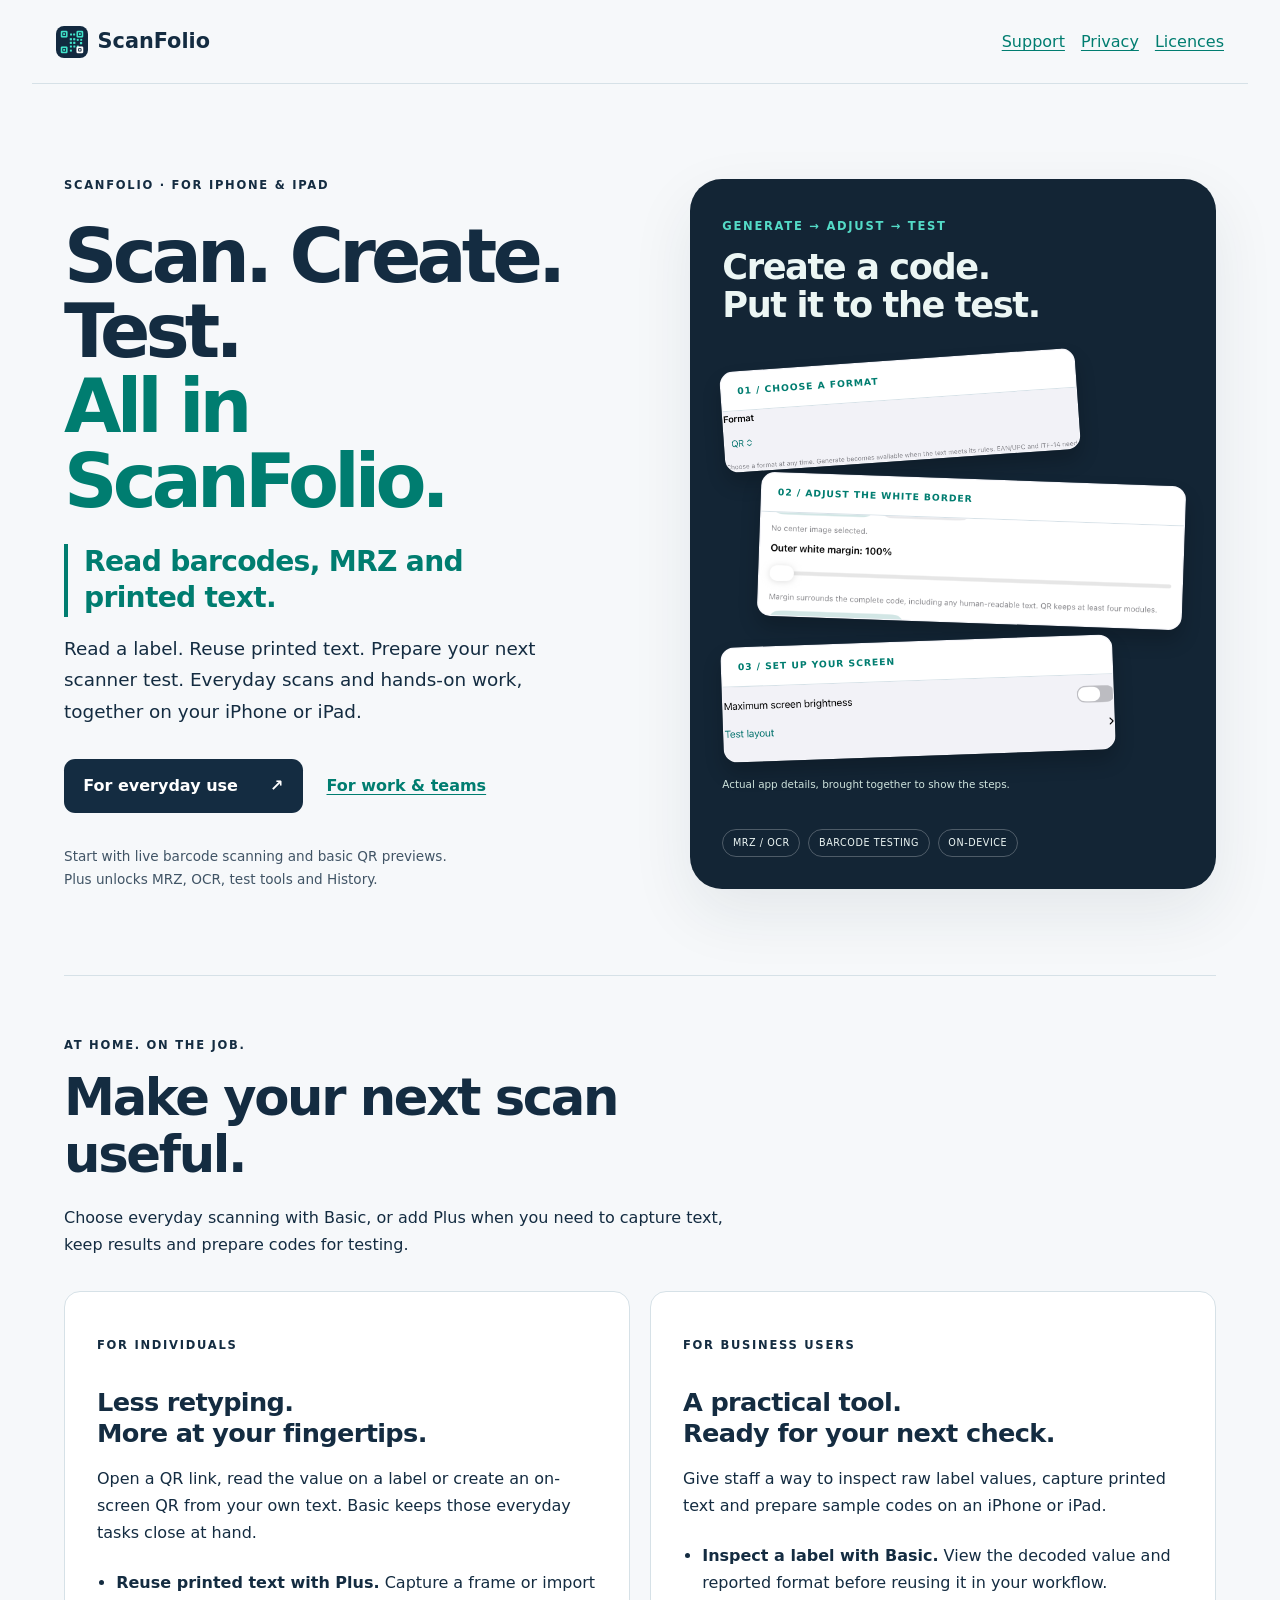
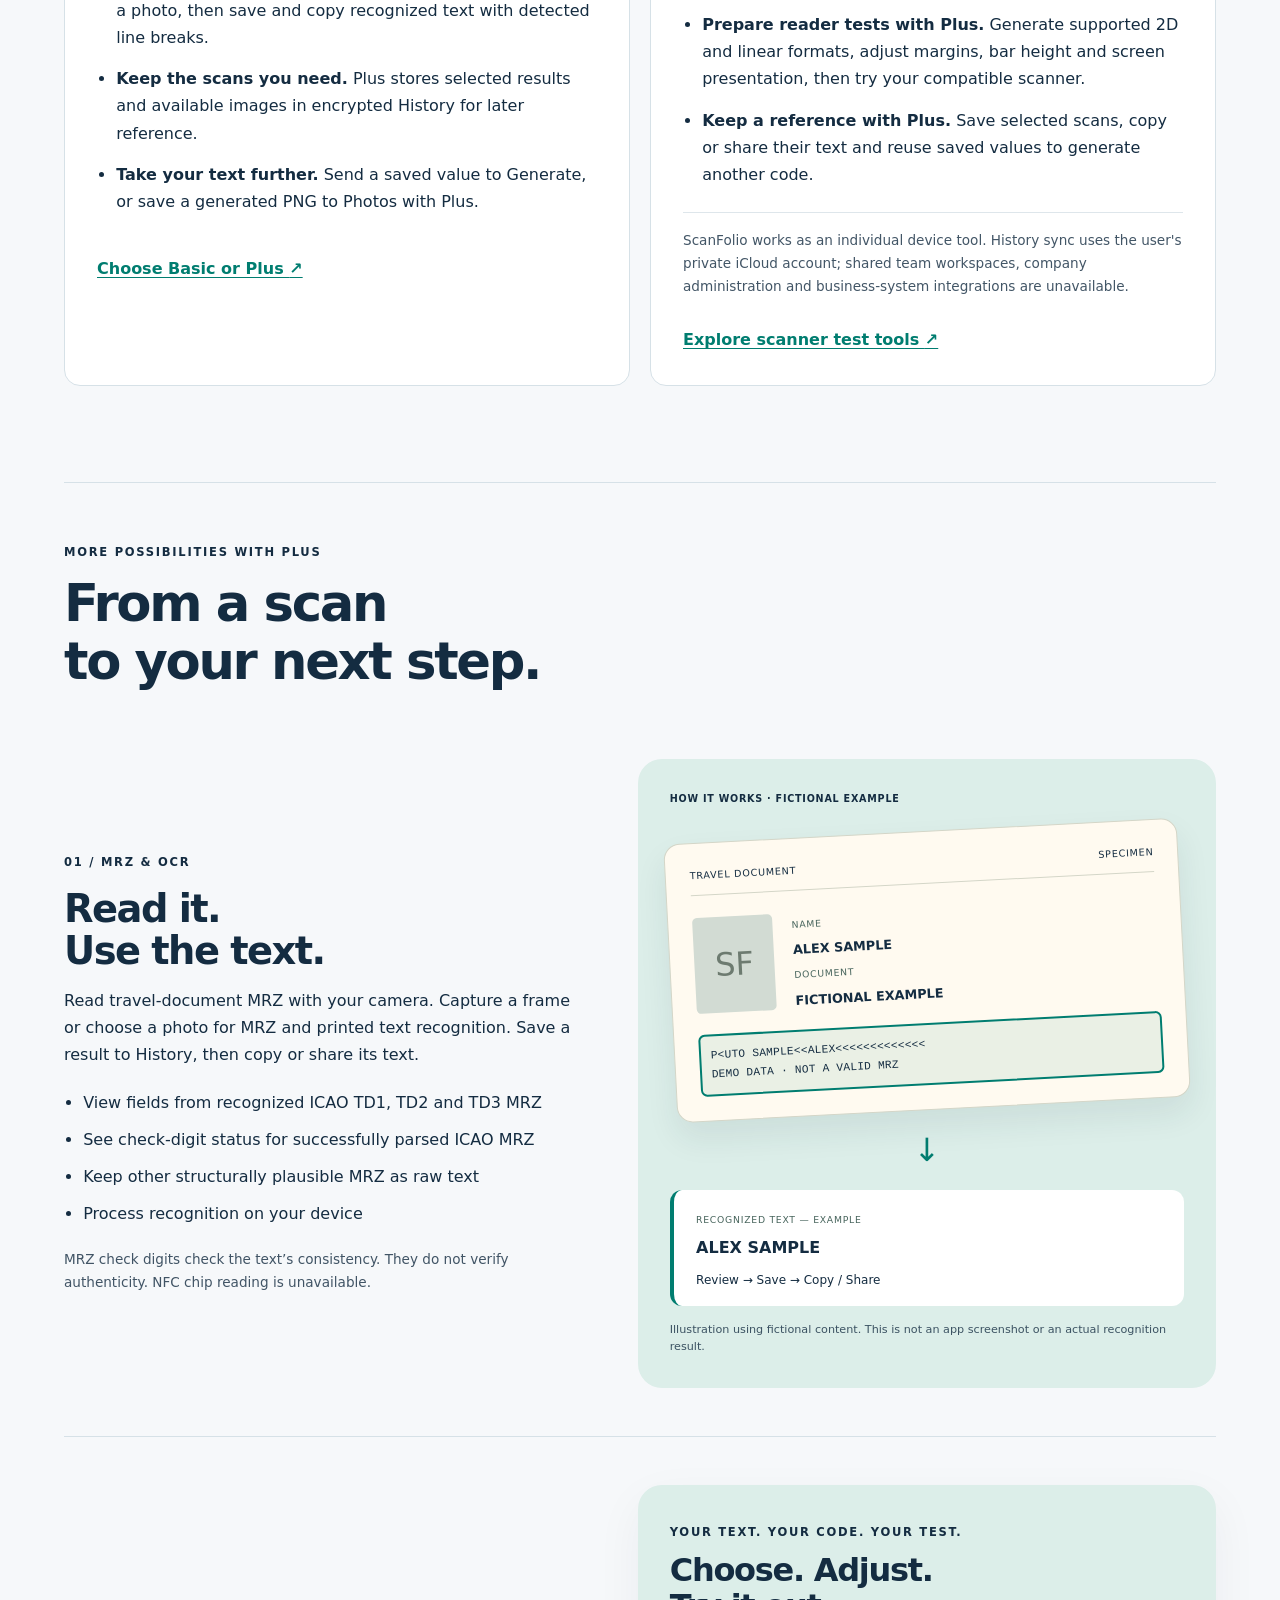
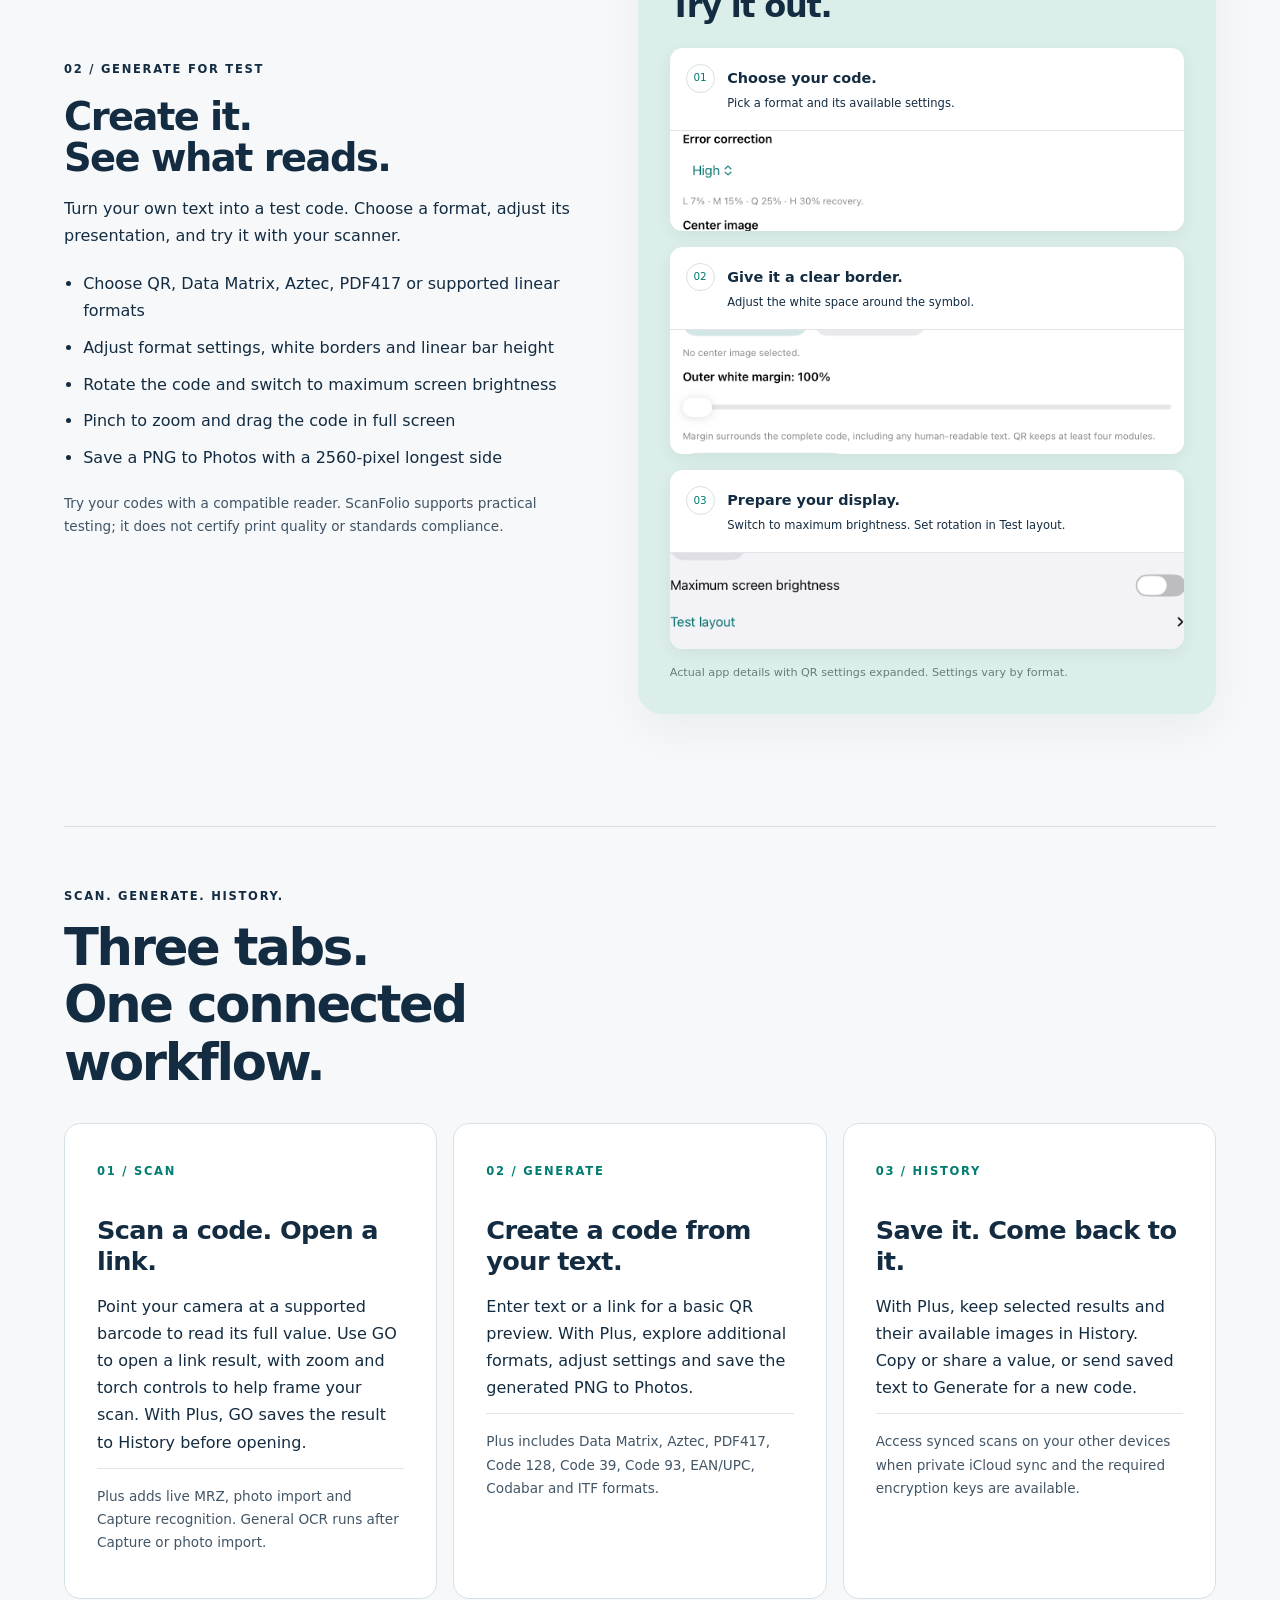
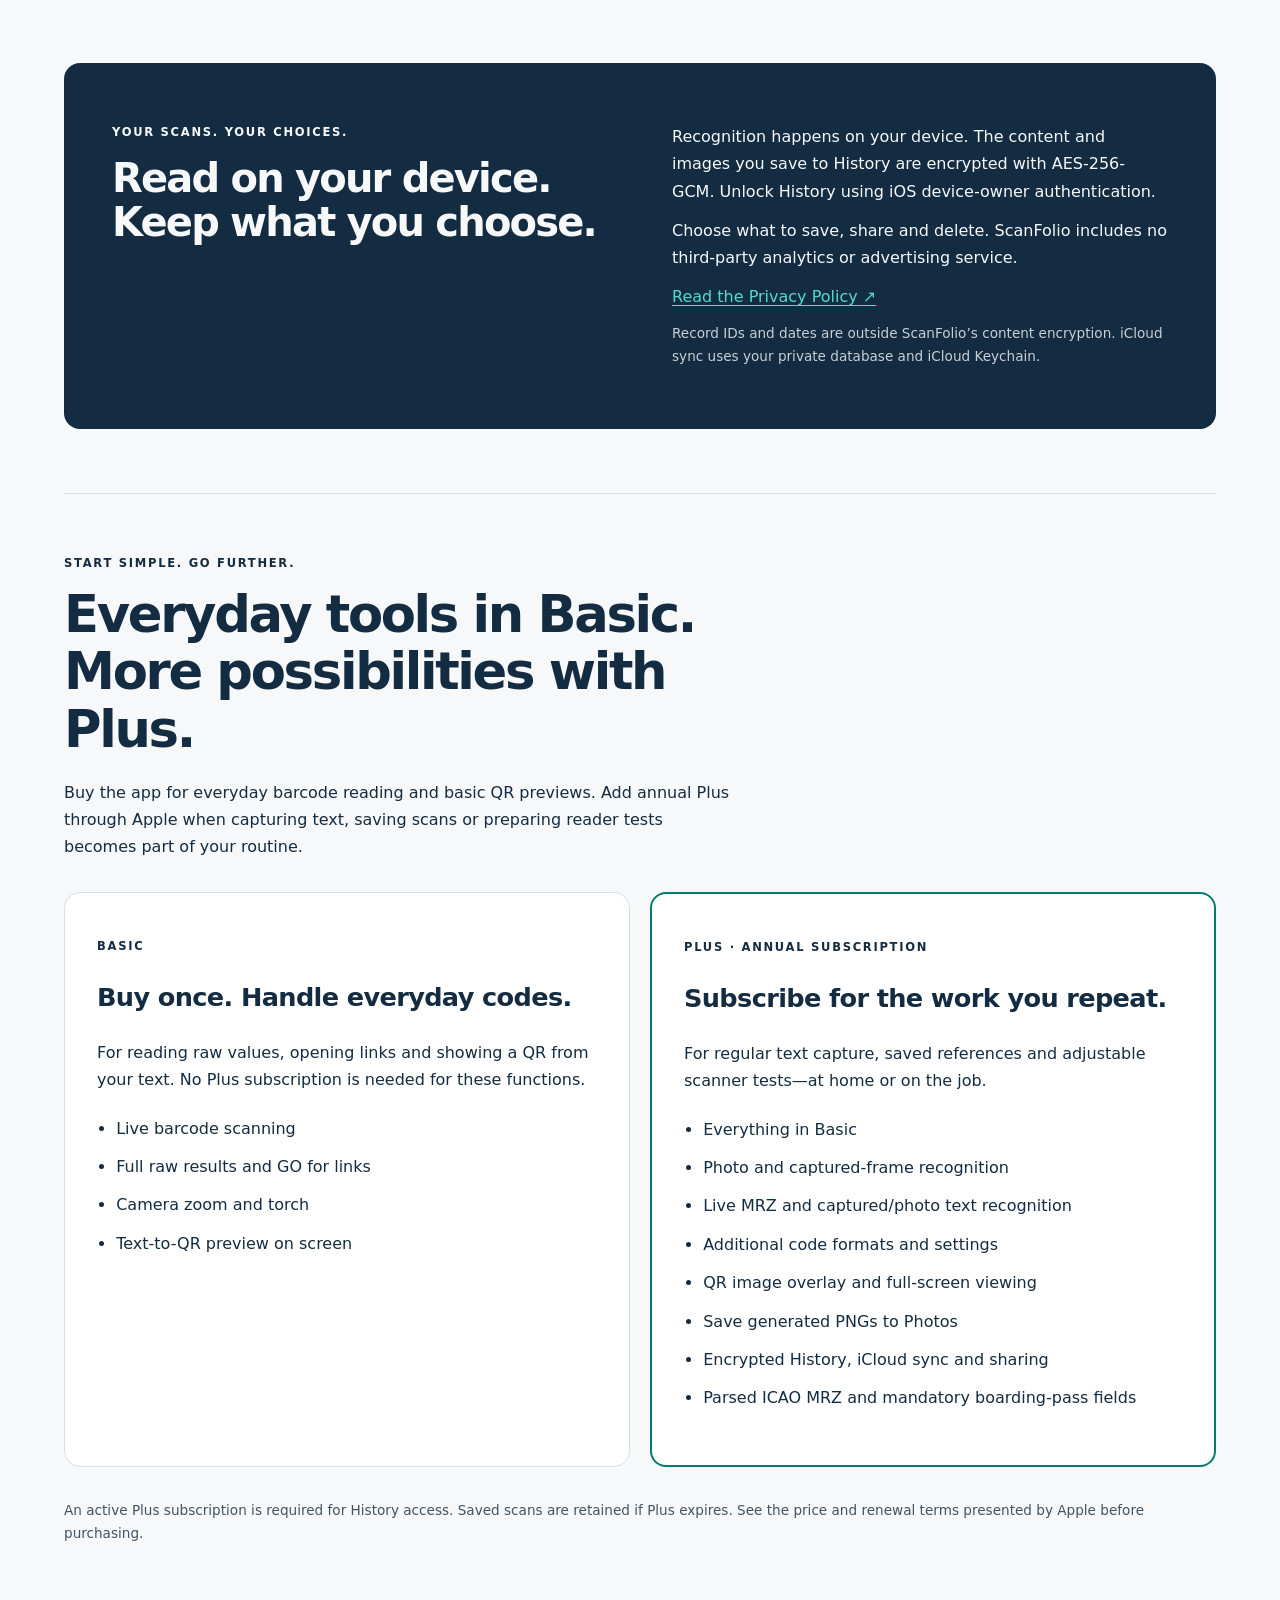
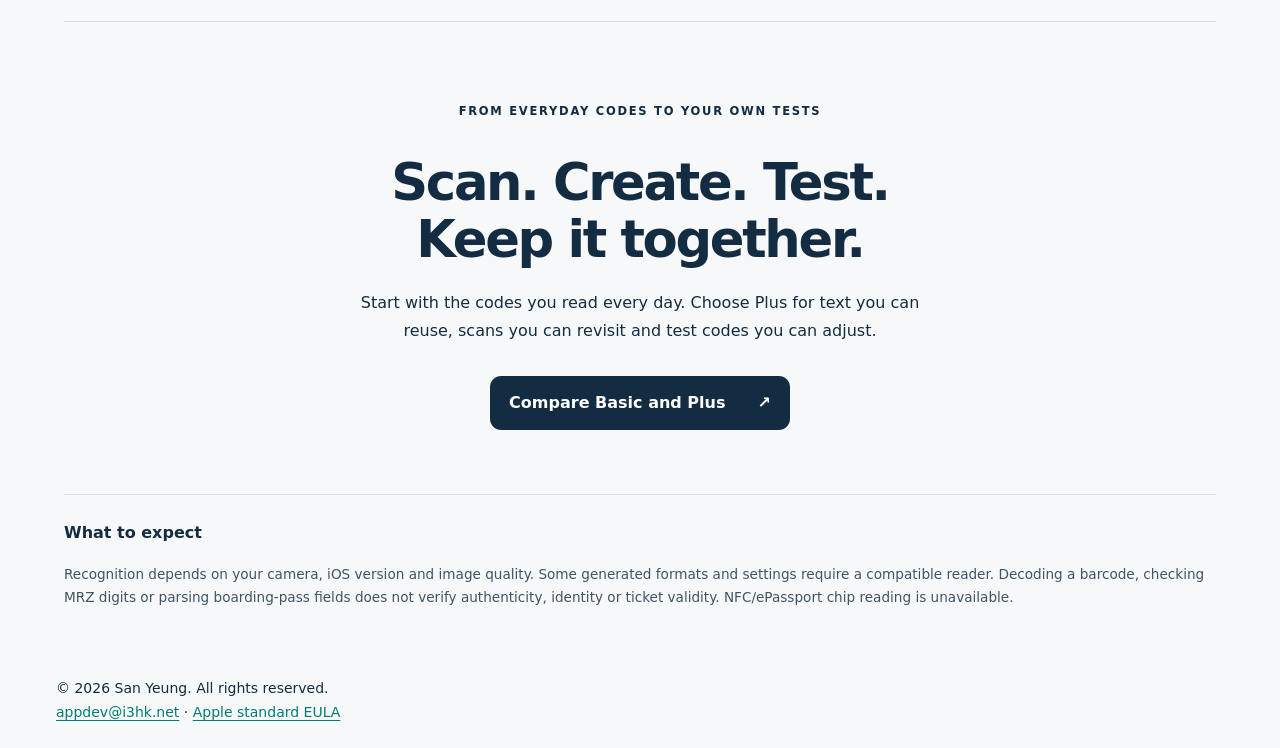
<file: docs/index.html>
<!doctype html>
<html lang="en"><head><meta charset="utf-8"><meta name="viewport" content="width=device-width,initial-scale=1"><title>Scan. Create. Test. All in ScanFolio. · ScanFolio</title><meta name="description" content="Scan, create and test with ScanFolio for iPhone and iPad. Read barcodes, MRZ and text, generate test codes, and save selected results in encrypted History."><link rel="canonical" href="https://app.i3hk.net/"><link rel="stylesheet" href="style.css"><link rel="icon" href="app-icon.png"><link rel="stylesheet" href="marketing.css"></head><body><a class="skip-link" href="#main">Skip to content</a><header><a href="index.html"><img class="brand-icon" src="app-icon.png" alt="" width="32" height="32">ScanFolio</a><nav aria-label="Main navigation"><a href="support.html">Support</a><a href="privacy.html">Privacy</a><a href="licenses.html">Licences</a></nav></header><main id="main" class="home"><section class="hero" aria-labelledby="hero-title">
<div class="hero-copy"><p class="eyebrow">SCANFOLIO · FOR IPHONE &amp; IPAD</p><h1 id="hero-title">Scan. Create. Test.<br><span>All in ScanFolio.</span></h1><p class="recognition-highlight">Read barcodes, MRZ and printed text.</p><p class="intro">Read a label. Reuse printed text. Prepare your next scanner test. Everyday scans and hands-on work, together on your iPhone or iPad.</p><div class="actions"><a class="button" href="#personal">For everyday use <span aria-hidden="true">↗</span></a><a class="quiet-link" href="#business">For work &amp; teams</a></div><p class="small">Start with live barcode scanning and basic QR previews.<br>Plus unlocks MRZ, OCR, test tools and History.</p></div>
<div class="hero-art screenshot-hero"><div class="hero-label"><span class="eyebrow">GENERATE → ADJUST → TEST</span><p>Create a code.<br>Put it to the test.</p></div><figure class="hero-composite" aria-label="Screenshot details arranged to explain the barcode testing workflow"><div class="detail-tile format-detail"><span class="tile-label">01 / CHOOSE A FORMAT</span><div class="shot-crop format-crop"><img src="generate-ipad.png" alt="Screenshot detail: Generate format picker" width="2064" height="2752"></div></div><div class="detail-tile margin-detail"><span class="tile-label">02 / ADJUST THE WHITE BORDER</span><div class="shot-crop margin-crop"><img src="generate-ipad.png" alt="Screenshot detail: white margin slider" width="2064" height="2752"></div></div><div class="detail-tile layout-detail"><span class="tile-label">03 / SET UP YOUR SCREEN</span><div class="shot-crop layout-crop"><img src="generate-ipad.png" alt="Screenshot detail: maximum brightness and Test layout" width="2064" height="2752"></div></div><figcaption>Actual app details, brought together to show the steps.</figcaption></figure><div class="hero-tags"><span>MRZ / OCR</span><span>BARCODE TESTING</span><span>ON-DEVICE</span></div></div>
</section>
<section id="use-cases" class="features audiences" aria-labelledby="audiences-title"><div class="section-heading"><p class="eyebrow">AT HOME. ON THE JOB.</p><h2 id="audiences-title">Make your next scan useful.</h2><p>Choose everyday scanning with Basic, or add Plus when you need to capture text, keep results and prepare codes for testing.</p></div><div class="plan-grid">
<article id="personal" class="feature-card"><p class="eyebrow">FOR INDIVIDUALS</p><h3>Less retyping.<br>More at your fingertips.</h3><p>Open a QR link, read the value on a label or create an on-screen QR from your own text. Basic keeps those everyday tasks close at hand.</p><ul><li><strong>Reuse printed text with Plus.</strong> Capture a frame or import a photo, then save and copy recognized text with detected line breaks.</li><li><strong>Keep the scans you need.</strong> Plus stores selected results and available images in encrypted History for later reference.</li><li><strong>Take your text further.</strong> Send a saved value to Generate, or save a generated PNG to Photos with Plus.</li></ul><a class="quiet-link" href="#access">Choose Basic or Plus <span aria-hidden="true">↗</span></a></article>
<article id="business" class="feature-card"><p class="eyebrow">FOR BUSINESS USERS</p><h3>A practical tool.<br>Ready for your next check.</h3><p>Give staff a way to inspect raw label values, capture printed text and prepare sample codes on an iPhone or iPad.</p><ul><li><strong>Inspect a label with Basic.</strong> View the decoded value and reported format before reusing it in your workflow.</li><li><strong>Prepare reader tests with Plus.</strong> Generate supported 2D and linear formats, adjust margins, bar height and screen presentation, then try your compatible scanner.</li><li><strong>Keep a reference with Plus.</strong> Save selected scans, copy or share their text and reuse saved values to generate another code.</li></ul><p class="card-note">ScanFolio works as an individual device tool. History sync uses the user's private iCloud account; shared team workspaces, company administration and business-system integrations are unavailable.</p><a class="quiet-link" href="#testing">Explore scanner test tools <span aria-hidden="true">↗</span></a></article>
</div></section>
<section id="showcase" class="showcase" aria-labelledby="showcase-title"><div class="section-heading"><p class="eyebrow">MORE POSSIBILITIES WITH PLUS</p><h2 id="showcase-title">From a scan<br>to your next step.</h2></div>
<article id="recognition" class="spotlight recognition"><div class="spotlight-copy"><p class="eyebrow">01 / MRZ &amp; OCR</p><h3>Read it.<br>Use the text.</h3><p>Read travel-document MRZ with your camera. Capture a frame or choose a photo for MRZ and printed text recognition. Save a result to History, then copy or share its text.</p><ul><li>View fields from recognized ICAO TD1, TD2 and TD3 MRZ</li><li>See check-digit status for successfully parsed ICAO MRZ</li><li>Keep other structurally plausible MRZ as raw text</li><li>Process recognition on your device</li></ul><p class="small">MRZ check digits check the text’s consistency. They do not verify authenticity. NFC chip reading is unavailable.</p></div>
<figure class="recognition-visual"><div class="sample-label">HOW IT WORKS · FICTIONAL EXAMPLE</div><div class="document-sample"><div class="document-top"><span>TRAVEL DOCUMENT</span><span>SPECIMEN</span></div><div class="document-body"><div class="portrait-placeholder" aria-hidden="true">SF</div><div><span class="field-label">NAME</span><strong>ALEX SAMPLE</strong><span class="field-label">DOCUMENT</span><strong>FICTIONAL EXAMPLE</strong></div></div><div class="mrz-band"><code>P&lt;UTO SAMPLE&lt;&lt;ALEX&lt;&lt;&lt;&lt;&lt;&lt;&lt;&lt;&lt;&lt;&lt;&lt;&lt;</code><code>DEMO DATA · NOT A VALID MRZ</code></div></div><div class="flow-arrow" aria-hidden="true">↓</div><div class="text-result"><span class="field-label">RECOGNIZED TEXT — EXAMPLE</span><strong>ALEX SAMPLE</strong><span>Review → Save → Copy / Share</span></div><figcaption>Illustration using fictional content. This is not an app screenshot or an actual recognition result.</figcaption></figure></article>
<article id="testing" class="spotlight testing"><div class="spotlight-copy"><p class="eyebrow">02 / GENERATE FOR TEST</p><h3>Create it.<br>See what reads.</h3><p>Turn your own text into a test code. Choose a format, adjust its presentation, and try it with your scanner.</p><ul><li>Choose QR, Data Matrix, Aztec, PDF417 or supported linear formats</li><li>Adjust format settings, white borders and linear bar height</li><li>Rotate the code and switch to maximum screen brightness</li><li>Pinch to zoom and drag the code in full screen</li><li>Save a PNG to Photos with a 2560-pixel longest side</li></ul><p class="small">Try your codes with a compatible reader. ScanFolio supports practical testing; it does not certify print quality or standards compliance.</p></div><figure class="testing-visual composed-test"><div class="composition-heading"><span class="eyebrow">YOUR TEXT. YOUR CODE. YOUR TEST.</span><strong>Choose. Adjust.<br>Try it out.</strong></div><div class="test-detail correction-detail"><div class="detail-copy"><span class="detail-number">01</span><div><b>Choose your code.</b><p>Pick a format and its available settings.</p></div></div><div class="shot-crop correction-crop"><img src="generate-ipad.png" loading="lazy" alt="Screenshot detail: QR error correction setting" width="2064" height="2752"></div></div><div class="test-detail"><div class="detail-copy"><span class="detail-number">02</span><div><b>Give it a clear border.</b><p>Adjust the white space around the symbol.</p></div></div><div class="shot-crop margin-crop"><img src="generate-ipad.png" loading="lazy" alt="Screenshot detail: adjustable outer white margin" width="2064" height="2752"></div></div><div class="test-detail"><div class="detail-copy"><span class="detail-number">03</span><div><b>Prepare your display.</b><p>Switch to maximum brightness. Set rotation in Test layout.</p></div></div><div class="shot-crop layout-crop"><img src="generate-ipad.png" loading="lazy" alt="Screenshot detail: brightness and Test layout controls" width="2064" height="2752"></div></div><figcaption>Actual app details with QR settings expanded. Settings vary by format.</figcaption></figure></article></section>
<section class="features" id="features" aria-labelledby="features-title"><div class="section-heading"><p class="eyebrow">SCAN. GENERATE. HISTORY.</p><h2 id="features-title">Three tabs.<br>One connected workflow.</h2></div><div class="card-grid">
<article class="feature-card"><span class="number">01 / SCAN</span><h3>Scan a code. Open a link.</h3><p>Point your camera at a supported barcode to read its full value. Use GO to open a link result, with zoom and torch controls to help frame your scan. With Plus, GO saves the result to History before opening.</p><p class="card-note">Plus adds live MRZ, photo import and Capture recognition. General OCR runs after Capture or photo import.</p></article>
<article class="feature-card"><span class="number">02 / GENERATE</span><h3>Create a code from your text.</h3><p>Enter text or a link for a basic QR preview. With Plus, explore additional formats, adjust settings and save the generated PNG to Photos.</p><p class="card-note">Plus includes Data Matrix, Aztec, PDF417, Code 128, Code 39, Code 93, EAN/UPC, Codabar and ITF formats.</p></article>
<article class="feature-card"><span class="number">03 / HISTORY</span><h3>Save it. Come back to it.</h3><p>With Plus, keep selected results and their available images in History. Copy or share a value, or send saved text to Generate for a new code.</p><p class="card-note">Access synced scans on your other devices when private iCloud sync and the required encryption keys are available.</p></article>
</div></section>
<section class="privacy-band" aria-labelledby="privacy-title"><div><p class="eyebrow">YOUR SCANS. YOUR CHOICES.</p><h2 id="privacy-title">Read on your device.<br>Keep what you choose.</h2></div><div><p>Recognition happens on your device. The content and images you save to History are encrypted with AES-256-GCM. Unlock History using iOS device-owner authentication.</p><p>Choose what to save, share and delete. ScanFolio includes no third-party analytics or advertising service.</p><a href="privacy.html">Read the Privacy Policy <span aria-hidden="true">↗</span></a><p class="small">Record IDs and dates are outside ScanFolio’s content encryption. iCloud sync uses your private database and iCloud Keychain.</p></div></section>
<section id="access" class="access" aria-labelledby="access-title"><div class="section-heading"><p class="eyebrow">START SIMPLE. GO FURTHER.</p><h2 id="access-title">Everyday tools in Basic.<br>More possibilities with Plus.</h2><p>Buy the app for everyday barcode reading and basic QR previews. Add annual Plus through Apple when capturing text, saving scans or preparing reader tests becomes part of your routine.</p></div><div class="plan-grid"><article class="plan"><p class="eyebrow">BASIC</p><h3>Buy once. Handle everyday codes.</h3><p>For reading raw values, opening links and showing a QR from your text. No Plus subscription is needed for these functions.</p><ul><li>Live barcode scanning</li><li>Full raw results and GO for links</li><li>Camera zoom and torch</li><li>Text-to-QR preview on screen</li></ul></article><article class="plan plus"><p class="eyebrow">PLUS · ANNUAL SUBSCRIPTION</p><h3>Subscribe for the work you repeat.</h3><p>For regular text capture, saved references and adjustable scanner tests—at home or on the job.</p><ul><li>Everything in Basic</li><li>Photo and captured-frame recognition</li><li>Live MRZ and captured/photo text recognition</li><li>Additional code formats and settings</li><li>QR image overlay and full-screen viewing</li><li>Save generated PNGs to Photos</li><li>Encrypted History, iCloud sync and sharing</li><li>Parsed ICAO MRZ and mandatory boarding-pass fields</li></ul></article></div><p class="small">An active Plus subscription is required for History access. Saved scans are retained if Plus expires. See the price and renewal terms presented by Apple before purchasing.</p></section>
<section class="closing" aria-labelledby="closing-title"><p class="eyebrow">FROM EVERYDAY CODES TO YOUR OWN TESTS</p><h2 id="closing-title">Scan. Create. Test.<br>Keep it together.</h2><p>Start with the codes you read every day. Choose Plus for text you can reuse, scans you can revisit and test codes you can adjust.</p><a class="button" href="#access">Compare Basic and Plus <span aria-hidden="true">↗</span></a></section>
<section class="limits" aria-labelledby="limits-title"><h2 id="limits-title">What to expect</h2><p>Recognition depends on your camera, iOS version and image quality. Some generated formats and settings require a compatible reader. Decoding a barcode, checking MRZ digits or parsing boarding-pass fields does not verify authenticity, identity or ticket validity. NFC/ePassport chip reading is unavailable.</p></section>
</main><footer>© 2026 San Yeung. All rights reserved.<br><a href="mailto:appdev@i3hk.net">appdev@i3hk.net</a> · <a href="https://www.apple.com/legal/internet-services/itunes/dev/stdeula/">Apple standard EULA</a></footer></body></html>
</file>
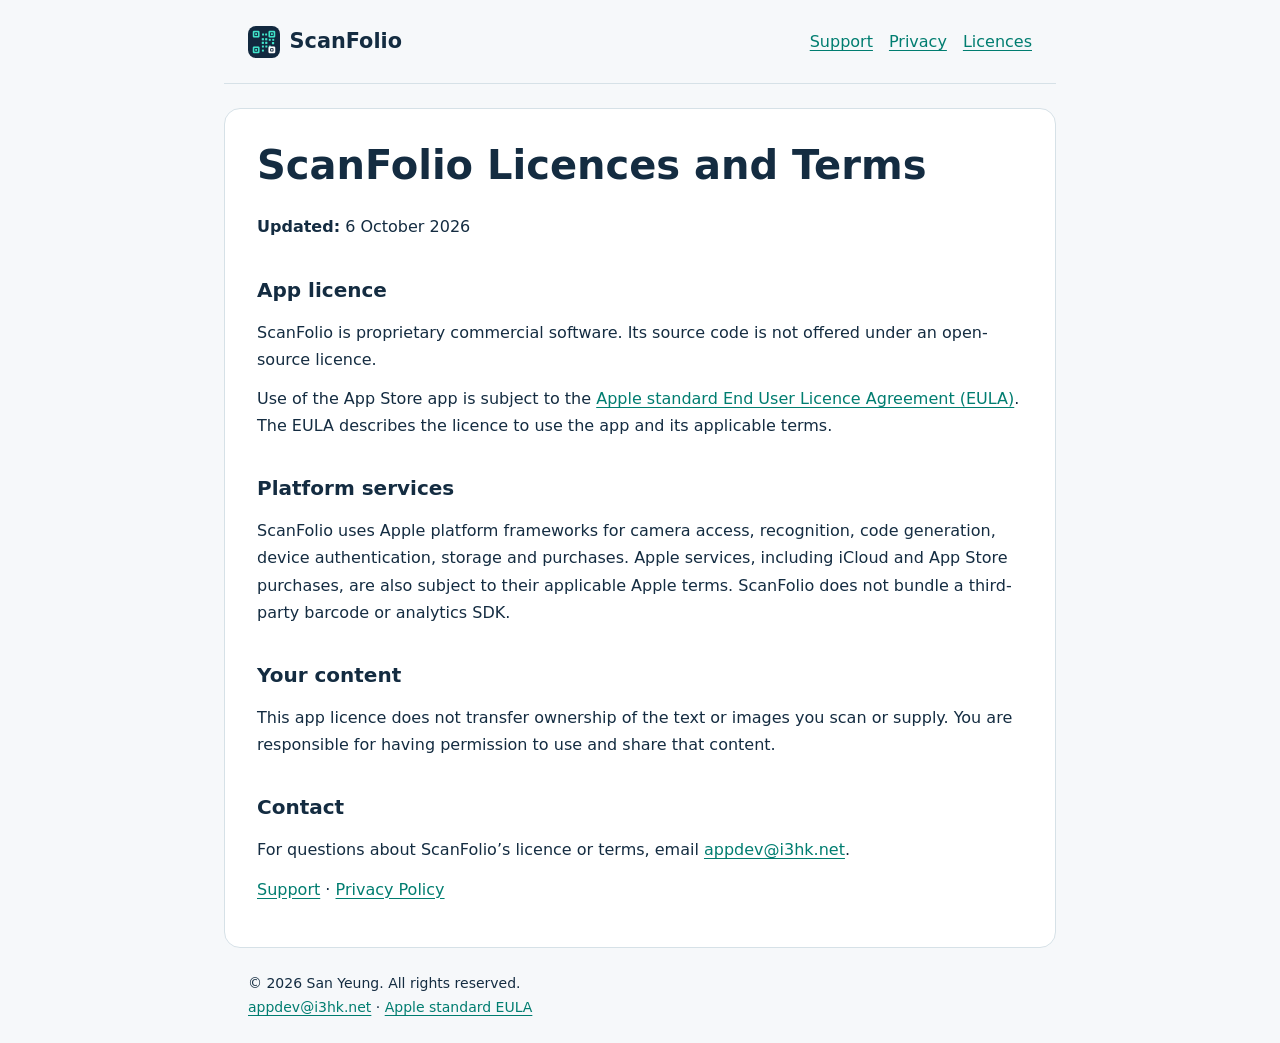
<file: docs/licenses.html>
<!doctype html>
<html lang="en"><head><meta charset="utf-8"><meta name="viewport" content="width=device-width,initial-scale=1"><title>Licences and Terms · ScanFolio</title><meta name="description" content="ScanFolio licences and terms. Contact appdev@i3hk.net for help."><link rel="canonical" href="https://app.i3hk.net/licenses.html"><link rel="stylesheet" href="style.css"><link rel="icon" href="app-icon.png"></head><body><a class="skip-link" href="#main">Skip to content</a><header><a href="index.html"><img class="brand-icon" src="app-icon.png" alt="" width="32" height="32">ScanFolio</a><nav aria-label="Main navigation"><a href="support.html">Support</a><a href="privacy.html">Privacy</a><a href="licenses.html">Licences</a></nav></header><main id="main"><h1>ScanFolio Licences and Terms</h1>
<p><strong>Updated:</strong> 6 October 2026</p>
<h2>App licence</h2>
<p>ScanFolio is proprietary commercial software. Its source code is not offered under an open-source licence.</p>
<p>Use of the App Store app is subject to the <a href="https://www.apple.com/legal/internet-services/itunes/dev/stdeula/">Apple standard End User Licence Agreement (EULA)</a>. The EULA describes the licence to use the app and its applicable terms.</p>
<h2>Platform services</h2>
<p>ScanFolio uses Apple platform frameworks for camera access, recognition, code generation, device authentication, storage and purchases. Apple services, including iCloud and App Store purchases, are also subject to their applicable Apple terms. ScanFolio does not bundle a third-party barcode or analytics SDK.</p>
<h2>Your content</h2>
<p>This app licence does not transfer ownership of the text or images you scan or supply. You are responsible for having permission to use and share that content.</p>
<h2>Contact</h2>
<p>For questions about ScanFolio’s licence or terms, email <a href="mailto:appdev@i3hk.net">appdev@i3hk.net</a>.</p>
<p><a href="support.html">Support</a> · <a href="privacy.html">Privacy Policy</a></p></main><footer>© 2026 San Yeung. All rights reserved.<br><a href="mailto:appdev@i3hk.net">appdev@i3hk.net</a> · <a href="https://www.apple.com/legal/internet-services/itunes/dev/stdeula/">Apple standard EULA</a></footer></body></html>
</file>
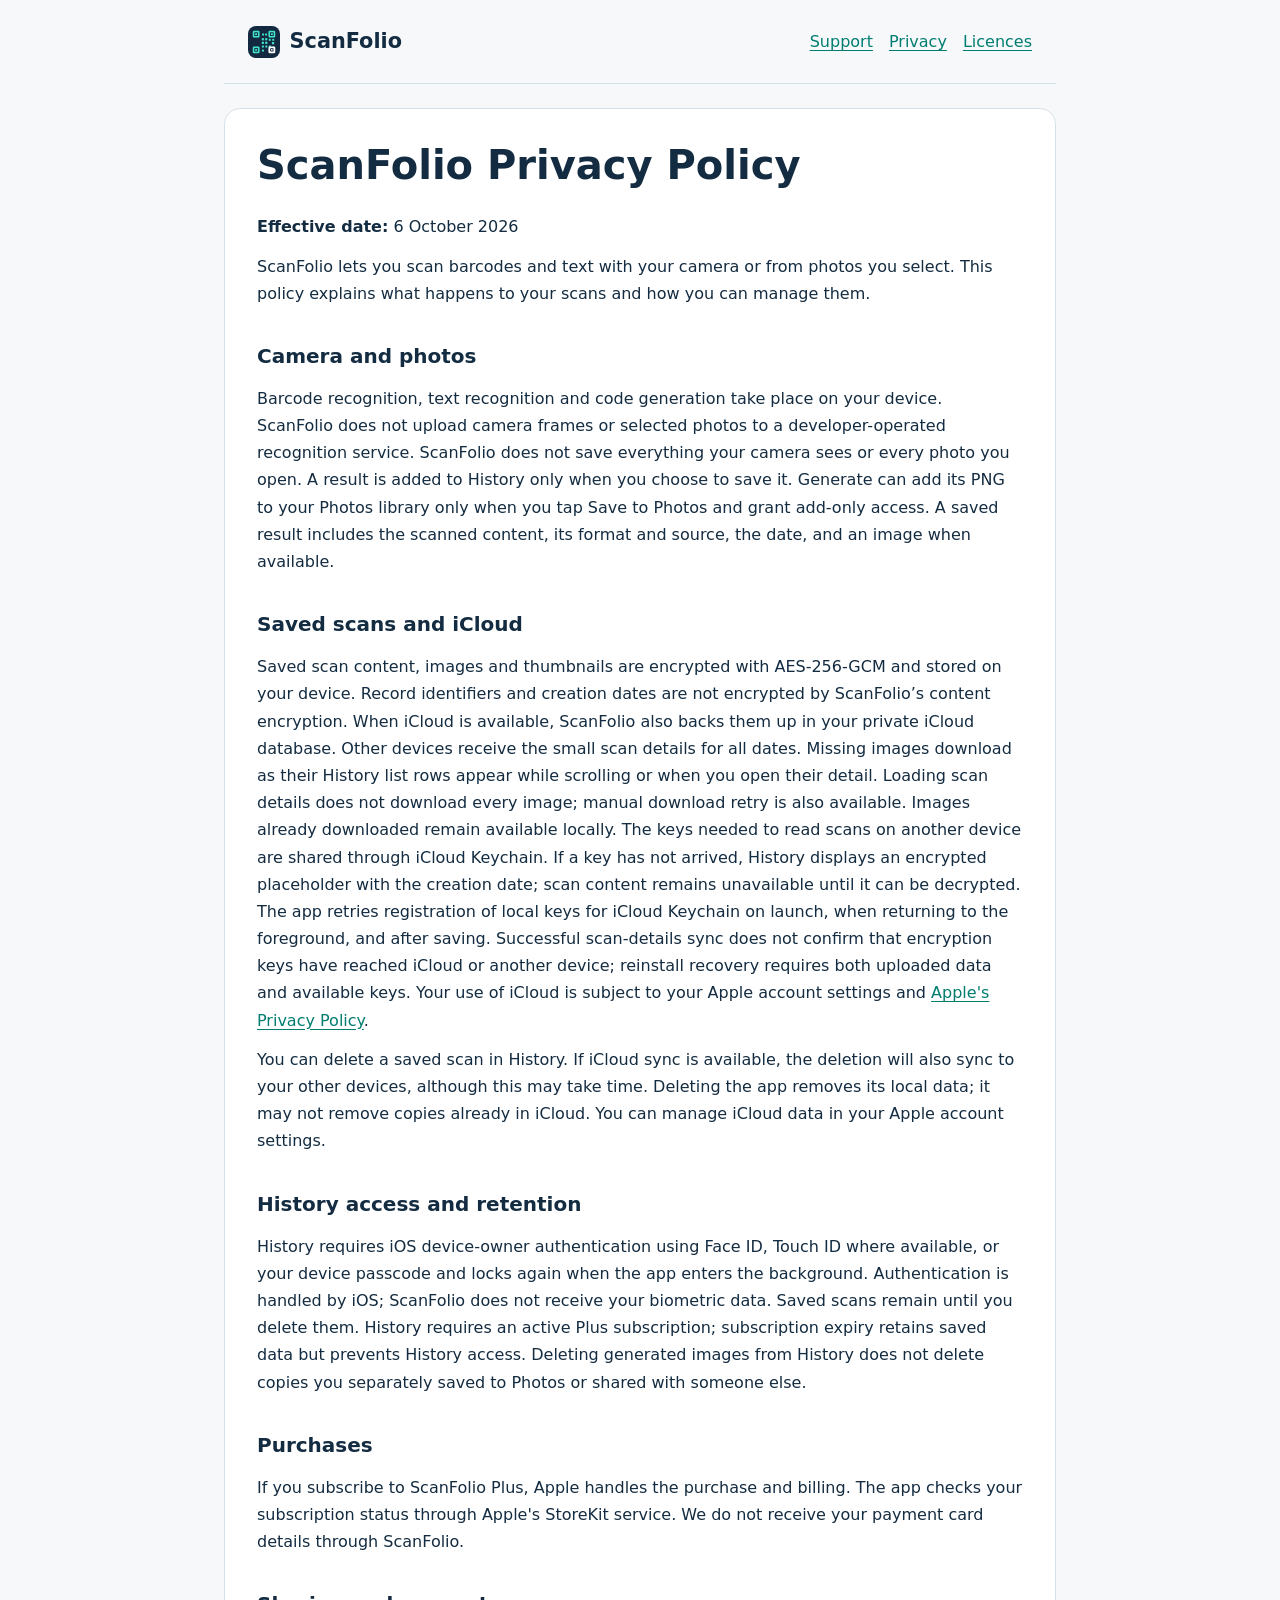
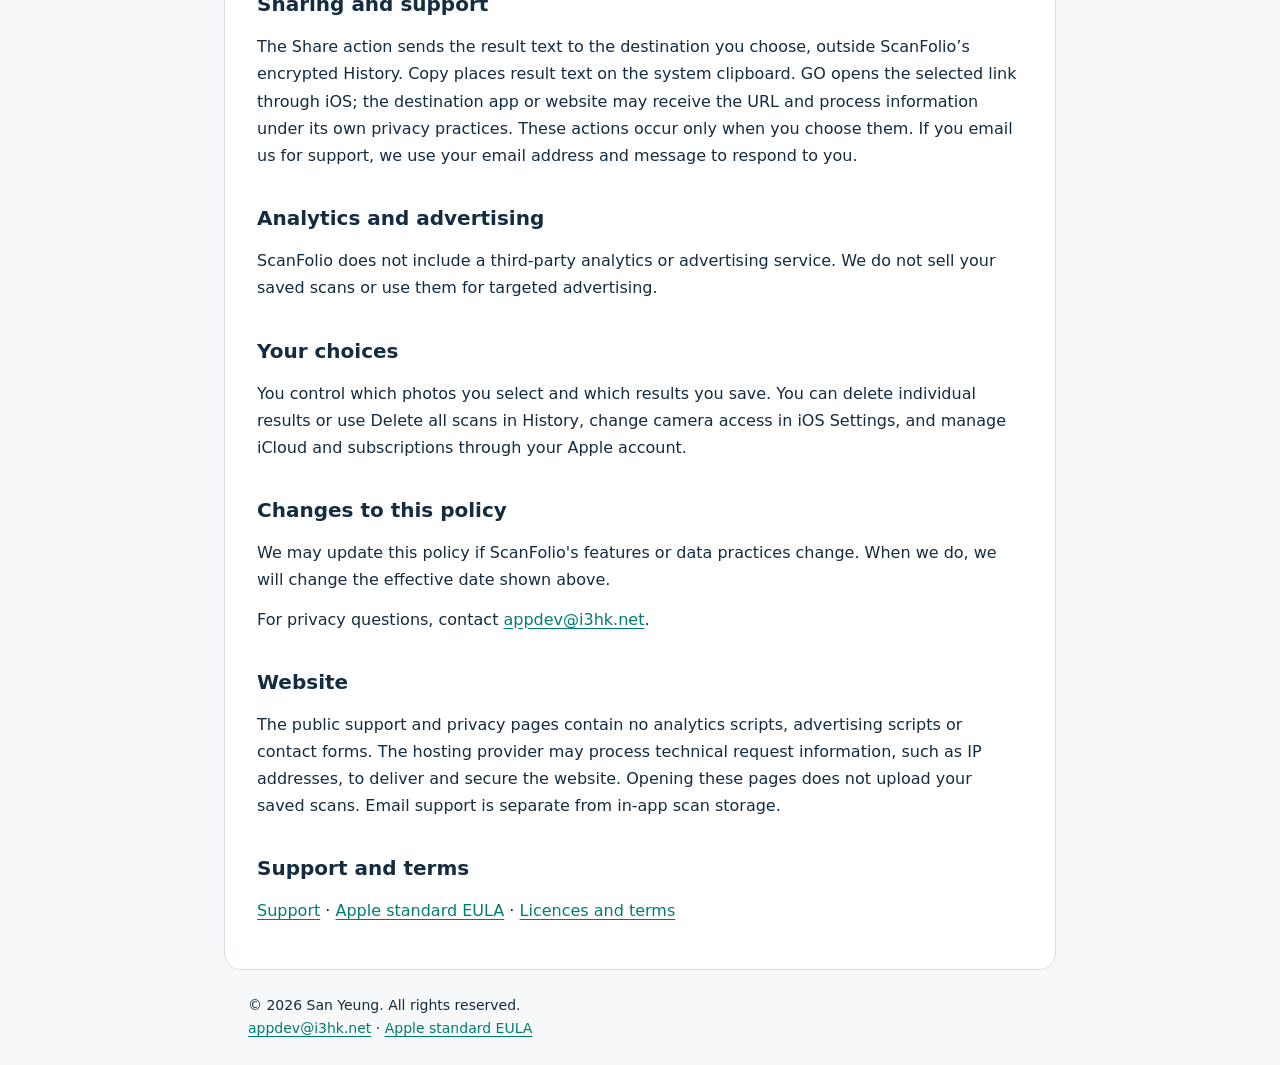
<file: docs/privacy.html>
<!doctype html>
<html lang="en"><head><meta charset="utf-8"><meta name="viewport" content="width=device-width,initial-scale=1"><title>Privacy Policy · ScanFolio</title><meta name="description" content="ScanFolio privacy policy. Contact appdev@i3hk.net for help."><link rel="canonical" href="https://app.i3hk.net/privacy.html"><link rel="stylesheet" href="style.css"><link rel="icon" href="app-icon.png"></head><body><a class="skip-link" href="#main">Skip to content</a><header><a href="index.html"><img class="brand-icon" src="app-icon.png" alt="" width="32" height="32">ScanFolio</a><nav aria-label="Main navigation"><a href="support.html">Support</a><a href="privacy.html">Privacy</a><a href="licenses.html">Licences</a></nav></header><main id="main"><h1>ScanFolio Privacy Policy</h1>
<p><strong>Effective date:</strong> 6 October 2026</p>
<p>ScanFolio lets you scan barcodes and text with your camera or from photos you select. This policy explains what happens to your scans and how you can manage them.</p>
<h2>Camera and photos</h2>
<p>Barcode recognition, text recognition and code generation take place on your device. ScanFolio does not upload camera frames or selected photos to a developer-operated recognition service. ScanFolio does not save everything your camera sees or every photo you open. A result is added to History only when you choose to save it. Generate can add its PNG to your Photos library only when you tap Save to Photos and grant add-only access. A saved result includes the scanned content, its format and source, the date, and an image when available.</p>
<h2>Saved scans and iCloud</h2>
<p>Saved scan content, images and thumbnails are encrypted with AES-256-GCM and stored on your device. Record identifiers and creation dates are not encrypted by ScanFolio’s content encryption. When iCloud is available, ScanFolio also backs them up in your private iCloud database. Other devices receive the small scan details for all dates. Missing images download as their History list rows appear while scrolling or when you open their detail. Loading scan details does not download every image; manual download retry is also available. Images already downloaded remain available locally. The keys needed to read scans on another device are shared through iCloud Keychain. If a key has not arrived, History displays an encrypted placeholder with the creation date; scan content remains unavailable until it can be decrypted. The app retries registration of local keys for iCloud Keychain on launch, when returning to the foreground, and after saving. Successful scan-details sync does not confirm that encryption keys have reached iCloud or another device; reinstall recovery requires both uploaded data and available keys. Your use of iCloud is subject to your Apple account settings and <a href="https://www.apple.com/legal/privacy/">Apple&#x27;s Privacy Policy</a>.</p>
<p>You can delete a saved scan in History. If iCloud sync is available, the deletion will also sync to your other devices, although this may take time. Deleting the app removes its local data; it may not remove copies already in iCloud. You can manage iCloud data in your Apple account settings.</p>
<h2>History access and retention</h2>
<p>History requires iOS device-owner authentication using Face ID, Touch ID where available, or your device passcode and locks again when the app enters the background. Authentication is handled by iOS; ScanFolio does not receive your biometric data. Saved scans remain until you delete them. History requires an active Plus subscription; subscription expiry retains saved data but prevents History access. Deleting generated images from History does not delete copies you separately saved to Photos or shared with someone else.</p>
<h2>Purchases</h2>
<p>If you subscribe to ScanFolio Plus, Apple handles the purchase and billing. The app checks your subscription status through Apple&#x27;s StoreKit service. We do not receive your payment card details through ScanFolio.</p>
<h2>Sharing and support</h2>
<p>The Share action sends the result text to the destination you choose, outside ScanFolio’s encrypted History. Copy places result text on the system clipboard. GO opens the selected link through iOS; the destination app or website may receive the URL and process information under its own privacy practices. These actions occur only when you choose them. If you email us for support, we use your email address and message to respond to you.</p>
<h2>Analytics and advertising</h2>
<p>ScanFolio does not include a third-party analytics or advertising service. We do not sell your saved scans or use them for targeted advertising.</p>
<h2>Your choices</h2>
<p>You control which photos you select and which results you save. You can delete individual results or use Delete all scans in History, change camera access in iOS Settings, and manage iCloud and subscriptions through your Apple account.</p>
<h2>Changes to this policy</h2>
<p>We may update this policy if ScanFolio&#x27;s features or data practices change. When we do, we will change the effective date shown above.</p>
<p>For privacy questions, contact <a href="mailto:appdev@i3hk.net">appdev@i3hk.net</a>.</p>
<h2>Website</h2>
<p>The public support and privacy pages contain no analytics scripts, advertising scripts or contact forms. The hosting provider may process technical request information, such as IP addresses, to deliver and secure the website. Opening these pages does not upload your saved scans. Email support is separate from in-app scan storage.</p>
<h2>Support and terms</h2>
<p><a href="support.html">Support</a> · <a href="https://www.apple.com/legal/internet-services/itunes/dev/stdeula/">Apple standard EULA</a> · <a href="licenses.html">Licences and terms</a></p></main><footer>© 2026 San Yeung. All rights reserved.<br><a href="mailto:appdev@i3hk.net">appdev@i3hk.net</a> · <a href="https://www.apple.com/legal/internet-services/itunes/dev/stdeula/">Apple standard EULA</a></footer></body></html>
</file>
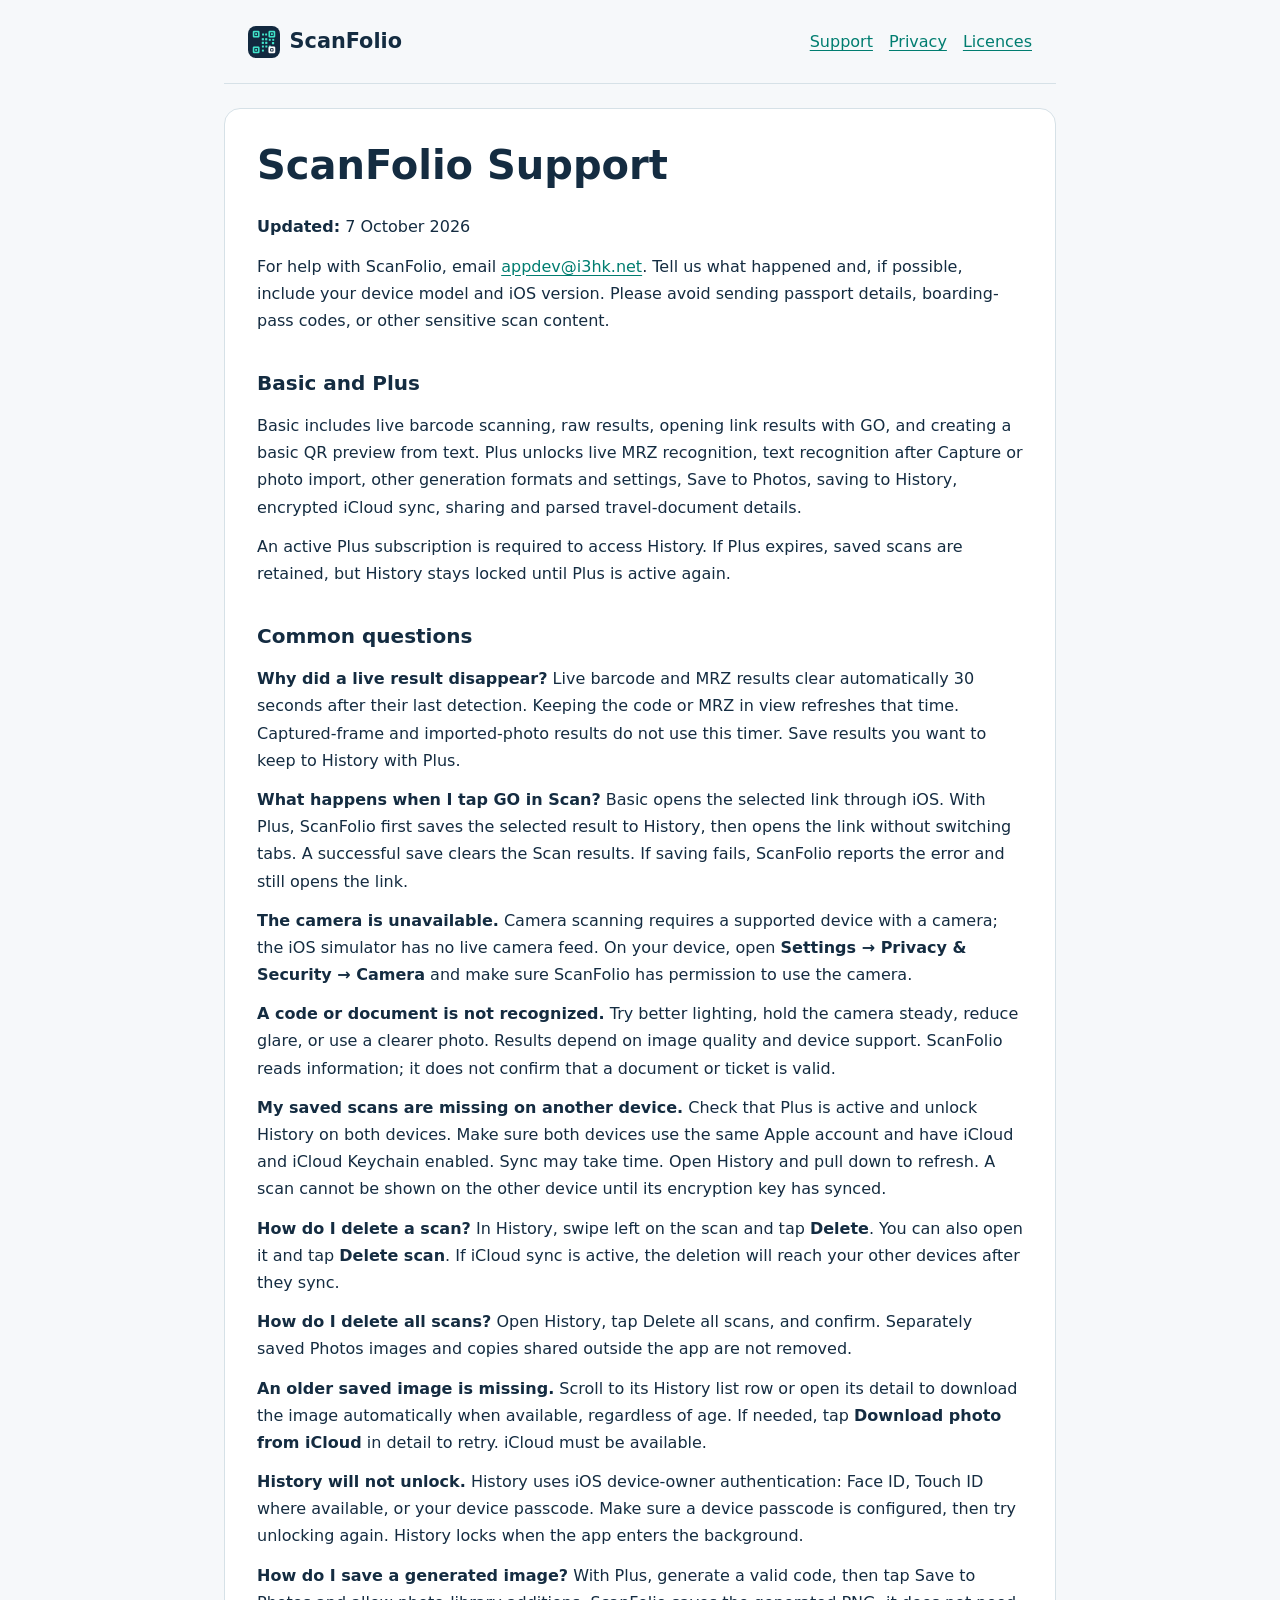
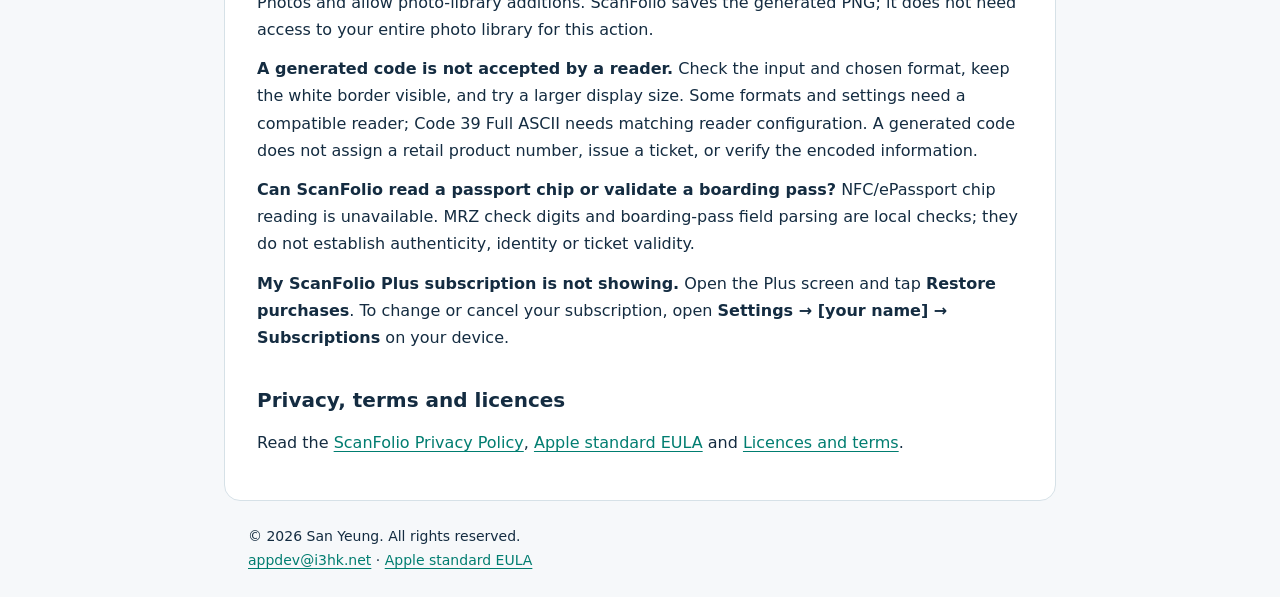
<file: docs/support.html>
<!doctype html>
<html lang="en"><head><meta charset="utf-8"><meta name="viewport" content="width=device-width,initial-scale=1"><title>Support · ScanFolio</title><meta name="description" content="ScanFolio support. Contact appdev@i3hk.net for help."><link rel="canonical" href="https://app.i3hk.net/support.html"><link rel="stylesheet" href="style.css"><link rel="icon" href="app-icon.png"></head><body><a class="skip-link" href="#main">Skip to content</a><header><a href="index.html"><img class="brand-icon" src="app-icon.png" alt="" width="32" height="32">ScanFolio</a><nav aria-label="Main navigation"><a href="support.html">Support</a><a href="privacy.html">Privacy</a><a href="licenses.html">Licences</a></nav></header><main id="main"><h1>ScanFolio Support</h1>
<p><strong>Updated:</strong> 7 October 2026</p>
<p>For help with ScanFolio, email <a href="mailto:appdev@i3hk.net">appdev@i3hk.net</a>. Tell us what happened and, if possible, include your device model and iOS version. Please avoid sending passport details, boarding-pass codes, or other sensitive scan content.</p>
<h2>Basic and Plus</h2>
<p>Basic includes live barcode scanning, raw results, opening link results with GO, and creating a basic QR preview from text. Plus unlocks live MRZ recognition, text recognition after Capture or photo import, other generation formats and settings, Save to Photos, saving to History, encrypted iCloud sync, sharing and parsed travel-document details.</p>
<p>An active Plus subscription is required to access History. If Plus expires, saved scans are retained, but History stays locked until Plus is active again.</p>
<h2>Common questions</h2>
<p><strong>Why did a live result disappear?</strong> Live barcode and MRZ results clear automatically 30 seconds after their last detection. Keeping the code or MRZ in view refreshes that time. Captured-frame and imported-photo results do not use this timer. Save results you want to keep to History with Plus.</p>
<p><strong>What happens when I tap GO in Scan?</strong> Basic opens the selected link through iOS. With Plus, ScanFolio first saves the selected result to History, then opens the link without switching tabs. A successful save clears the Scan results. If saving fails, ScanFolio reports the error and still opens the link.</p>
<p><strong>The camera is unavailable.</strong> Camera scanning requires a supported device with a camera; the iOS simulator has no live camera feed. On your device, open <strong>Settings → Privacy &amp; Security → Camera</strong> and make sure ScanFolio has permission to use the camera.</p>
<p><strong>A code or document is not recognized.</strong> Try better lighting, hold the camera steady, reduce glare, or use a clearer photo. Results depend on image quality and device support. ScanFolio reads information; it does not confirm that a document or ticket is valid.</p>
<p><strong>My saved scans are missing on another device.</strong> Check that Plus is active and unlock History on both devices. Make sure both devices use the same Apple account and have iCloud and iCloud Keychain enabled. Sync may take time. Open History and pull down to refresh. A scan cannot be shown on the other device until its encryption key has synced.</p>
<p><strong>How do I delete a scan?</strong> In History, swipe left on the scan and tap <strong>Delete</strong>. You can also open it and tap <strong>Delete scan</strong>. If iCloud sync is active, the deletion will reach your other devices after they sync.</p>
<p><strong>How do I delete all scans?</strong> Open History, tap Delete all scans, and confirm. Separately saved Photos images and copies shared outside the app are not removed.</p>
<p><strong>An older saved image is missing.</strong> Scroll to its History list row or open its detail to download the image automatically when available, regardless of age. If needed, tap <strong>Download photo from iCloud</strong> in detail to retry. iCloud must be available.</p>
<p><strong>History will not unlock.</strong> History uses iOS device-owner authentication: Face ID, Touch ID where available, or your device passcode. Make sure a device passcode is configured, then try unlocking again. History locks when the app enters the background.</p>
<p><strong>How do I save a generated image?</strong> With Plus, generate a valid code, then tap Save to Photos and allow photo-library additions. ScanFolio saves the generated PNG; it does not need access to your entire photo library for this action.</p>
<p><strong>A generated code is not accepted by a reader.</strong> Check the input and chosen format, keep the white border visible, and try a larger display size. Some formats and settings need a compatible reader; Code 39 Full ASCII needs matching reader configuration. A generated code does not assign a retail product number, issue a ticket, or verify the encoded information.</p>
<p><strong>Can ScanFolio read a passport chip or validate a boarding pass?</strong> NFC/ePassport chip reading is unavailable. MRZ check digits and boarding-pass field parsing are local checks; they do not establish authenticity, identity or ticket validity.</p>
<p><strong>My ScanFolio Plus subscription is not showing.</strong> Open the Plus screen and tap <strong>Restore purchases</strong>. To change or cancel your subscription, open <strong>Settings → [your name] → Subscriptions</strong> on your device.</p>
<h2>Privacy, terms and licences</h2>
<p>Read the <a href="privacy.html">ScanFolio Privacy Policy</a>, <a href="https://www.apple.com/legal/internet-services/itunes/dev/stdeula/">Apple standard EULA</a> and <a href="licenses.html">Licences and terms</a>.</p></main><footer>© 2026 San Yeung. All rights reserved.<br><a href="mailto:appdev@i3hk.net">appdev@i3hk.net</a> · <a href="https://www.apple.com/legal/internet-services/itunes/dev/stdeula/">Apple standard EULA</a></footer></body></html>
</file>
<file: docs/style.css>
:root{color-scheme:light dark;--bg:#f6f8fa;--fg:#142c41;--surface:#fff;--accent:#007d70;--line:#d6e1e7}*{box-sizing:border-box}body{margin:0;background:var(--bg);color:var(--fg);font:1rem/1.7 system-ui,-apple-system,BlinkMacSystemFont,"Segoe UI",sans-serif}header,main,footer{max-width:52rem;margin:auto;padding:1.5rem}header{display:flex;align-items:center;justify-content:space-between;gap:1rem;flex-wrap:wrap;border-bottom:1px solid var(--line)}header>a{font-size:1.3rem;font-weight:750;text-decoration:none;color:var(--fg)}nav{display:flex;gap:1rem;flex-wrap:wrap}a{color:var(--accent);text-underline-offset:.2em;overflow-wrap:anywhere}a:focus-visible{outline:3px solid var(--accent);outline-offset:4px}main{background:var(--surface);margin-top:1.5rem;padding:2rem;border:1px solid var(--line);border-radius:1rem}h1{font-size:clamp(1.8rem,5vw,2.5rem);line-height:1.2;margin:0 0 1.5rem}h2{font-size:1.25rem;margin:2rem 0 .5rem}p{margin:.75rem 0}pre{font-size:.875rem;line-height:1.6;white-space:pre-wrap;overflow-wrap:anywhere;background:var(--bg);border:1px solid var(--line);padding:1rem;border-radius:.5rem}footer{font-size:.875rem} @media(max-width:600px){main{margin:1rem;padding:1.25rem}header,footer{padding:1rem}} @media(prefers-color-scheme:dark){:root{--bg:#0b1721;--fg:#e8f0f4;--surface:#132535;--accent:#54dbc7;--line:#324956}}header>a{display:flex;align-items:center;gap:.6rem}.brand-icon{width:32px;height:32px;border-radius:8px}.skip-link{position:absolute;top:-5rem;left:1rem;z-index:10;background:var(--surface);padding:.5rem 1rem}.skip-link:focus{top:1rem}
</file>
<file: docs/marketing.css>
.home{max-width:76rem;background:transparent;border:0;border-radius:0;padding:0 2rem;margin-top:0}.home h1{font-size:clamp(3.2rem,7vw,6.5rem);line-height:1.01;letter-spacing:-.065em;margin:1.5rem 0}.home h1 span{color:var(--accent)}.home h2{font-size:clamp(2rem,4vw,3.3rem);line-height:1.12;letter-spacing:-.045em;margin:.8rem 0 1.3rem}.home h3{font-size:1.6rem;line-height:1.2;letter-spacing:-.025em}.hero{display:grid;grid-template-columns:1.15fr 1fr;gap:4rem;align-items:center;padding:5rem 0 4.5rem}.eyebrow,.number{font-size:.72rem;letter-spacing:.15em;font-weight:750}.intro{font-size:1.15rem;max-width:32rem}.actions{display:flex;align-items:center;gap:1.5rem;flex-wrap:wrap;margin:2rem 0}.button{display:inline-flex;gap:2rem;align-items:center;padding:.85rem 1.2rem;background:var(--fg);color:var(--surface);text-decoration:none;border-radius:.7rem;font-weight:650}.button:hover{background:var(--accent);color:var(--surface)}.quiet-link{font-weight:650}.small,.card-note{font-size:.85rem;opacity:.8}.hero-art{background:#132535;color:#ecf6f4;border-radius:2rem;padding:3.5rem 2.5rem 2rem;min-height:31rem;display:flex;flex-direction:column;justify-content:space-between;overflow:hidden;box-shadow:0 1.5rem 4rem #142c4115}.hero-art img{width:63%;height:auto;align-self:center;border-radius:23%;box-shadow:0 1rem 3rem #0005;transform:rotate(-8deg)}.art-caption{border-top:1px solid #ffffff30;padding-top:1.5rem;margin-top:3rem}.art-caption span{font-size:.68rem;letter-spacing:.17em;color:#54dbc7}.art-caption p{font-size:2rem;font-weight:600;letter-spacing:-.04em;line-height:1.15}.features,.access{padding:3rem 0 4rem;border-top:1px solid var(--line);scroll-margin-top:2rem}.section-heading{max-width:42rem}.card-grid{display:grid;grid-template-columns:repeat(3,1fr);gap:1rem;margin-top:2rem}.feature-card{background:var(--surface);padding:2rem;border:1px solid var(--line);border-radius:1rem}.number{color:var(--accent)}.feature-card h3{margin:2rem 0 1rem}.feature-card .card-note{padding-top:1rem;border-top:1px solid var(--line)}.privacy-band{display:grid;grid-template-columns:1fr 1fr;gap:4rem;padding:3rem;background:var(--fg);color:var(--bg);border-radius:1rem;margin:0 0 4rem}.privacy-band a{color:#54dbc7}.privacy-band h2{font-size:2.5rem}.plan-grid{display:grid;grid-template-columns:1fr 1fr;gap:1.25rem;margin:2rem 0}.plan{padding:2rem;border:1px solid var(--line);background:var(--surface);border-radius:1rem}.plan.plus{border:2px solid var(--accent)}.plan ul{padding-left:1.2rem}.plan li{padding:.35rem 0}.closing{text-align:center;padding:4rem 1rem;border-top:1px solid var(--line)}.closing p{max-width:38rem;margin:1rem auto 2rem}.limits{border-top:1px solid var(--line);padding:1rem 0 2rem}.limits h2{font-size:1rem;letter-spacing:0}.limits p{font-size:.85rem;opacity:.8}body:has(.home) header,body:has(.home) footer{max-width:76rem}header>a{display:flex;align-items:center;gap:.6rem}.brand-icon{width:32px;height:32px;border-radius:8px}.skip-link{position:absolute;top:-5rem;left:1rem;z-index:10;background:var(--surface);padding:.5rem 1rem}.skip-link:focus{top:1rem}@media(max-width:850px){.hero{gap:2rem}.hero-art{min-height:25rem;padding:2rem}.card-grid{grid-template-columns:1fr}.feature-card h3{margin:1rem 0}.privacy-band{gap:2rem;padding:2rem}.privacy-band h2{font-size:2rem}}@media(max-width:600px){.home{margin:0;padding:0 1rem}.hero{grid-template-columns:1fr;padding:2.5rem 0;gap:2rem}.hero-art{min-height:20rem}.hero-art img{width:45%;max-width:200px}.art-caption{margin-top:2rem}.privacy-band,.plan-grid{grid-template-columns:1fr}.privacy-band{gap:1rem}.features,.access{padding:2rem 0}.closing{padding:2.5rem 0}.feature-card,.plan{padding:1.5rem}}
/* Screenshot-based feature stories. Original screenshots remain unchanged. */
.home h1{font-size:clamp(3rem,5.8vw,5.1rem)}.hero{grid-template-columns:1.1fr 1fr;gap:3rem}.screenshot-hero{padding:2rem;min-height:0;gap:1.5rem}.hero-label p{font-size:2.2rem;font-weight:650;letter-spacing:-.04em;line-height:1.1;margin:.6rem 0 0}.hero-label .eyebrow{color:#54dbc7}.hero-screen{margin:0;background:#f1f1f7;border-radius:1rem;overflow:hidden;box-shadow:0 .8rem 2rem #0004}.hero-art .hero-screen img{width:100%;max-width:none;height:21rem;object-fit:cover;object-position:50% 28%;border-radius:0;box-shadow:none;transform:none;display:block}.hero-screen figcaption{color:#142c41;font-size:.7rem;padding:.5rem 1rem;background:#fff}.hero-tags{display:flex;gap:.5rem;flex-wrap:wrap}.hero-tags span{border:1px solid #ffffff40;border-radius:2rem;padding:.3rem .6rem;font-size:.6rem;letter-spacing:.06em}.showcase{padding:3rem 0 4rem;border-top:1px solid var(--line);scroll-margin-top:2rem}.spotlight{display:grid;grid-template-columns:1fr 1.1fr;gap:3rem;align-items:center;padding:3rem 0}.spotlight+.spotlight{border-top:1px solid var(--line)}.spotlight h3{font-size:clamp(2rem,3vw,3rem);line-height:1.08;margin:1rem 0;letter-spacing:-.04em}.spotlight ul{padding-left:1.2rem}.spotlight li{padding:.3rem 0}.spotlight figure{margin:0;min-width:0}.recognition-visual{padding:2rem;background:#dceee9;border-radius:1.5rem;color:#142c41}.sample-label{font-size:.6rem;letter-spacing:.08em;margin-bottom:1.5rem;font-weight:700}.document-sample{background:#fffaf0;border-radius:1rem;padding:1.5rem;box-shadow:0 1rem 2rem #142c4115;border:1px solid #d4d6c8;transform:rotate(-3deg)}.document-top{display:flex;justify-content:space-between;gap:1rem;font-size:.6rem;letter-spacing:.08em;border-bottom:1px solid #d4d6c8;padding-bottom:.7rem}.document-body{display:flex;gap:1.2rem;padding:1.2rem 0;align-items:center}.portrait-placeholder{display:grid;place-items:center;background:#d2dbd3;width:5rem;height:6rem;flex-shrink:0;font-size:2rem;color:#6d7b70;border-radius:.3rem}.document-body strong{display:block;font-size:.8rem}.field-label{display:block;font-size:.58rem;letter-spacing:.08em;margin:.4rem 0;color:#47645c}.mrz-band{background:#eaf0e5;border:2px solid #007d70;border-radius:.4rem;padding:.6rem;overflow:hidden}.mrz-band code{display:block;white-space:nowrap;font-size:clamp(.52rem,1vw,.7rem);letter-spacing:.02em}.flow-arrow{text-align:center;color:#007d70;font-size:2rem;margin:.8rem}.text-result{background:white;border-radius:.75rem;padding:1rem 1.4rem;border-left:4px solid #007d70}.text-result strong,.text-result>span:last-child{display:block}.text-result>span:last-child{font-size:.75rem;margin-top:.5rem}.spotlight figcaption{font-size:.7rem;line-height:1.5;opacity:.8;margin-top:1rem}.testing-visual{padding:1.5rem;background:var(--surface);border:1px solid var(--line);border-radius:1.5rem}.screenshot-panel{border-radius:.75rem;overflow:hidden;background:#f1f1f7}.screenshot-panel img{display:block;width:100%;height:auto}.test-callouts{display:grid;grid-template-columns:repeat(3,1fr);gap:.6rem;margin-top:1.2rem;font-size:.7rem;line-height:1.4}.test-callouts b{display:block;color:var(--accent);font-size:1rem;margin-bottom:.4rem}@media(max-width:850px){.hero{gap:1.5rem}.spotlight{gap:1.5rem}.recognition-visual{padding:1.2rem}.document-sample{padding:1rem}}@media(max-width:600px){.hero,.spotlight{grid-template-columns:1fr}.hero-art .hero-screen img{height:19rem}.spotlight{padding:2rem 0}.showcase{padding:2rem 0}.hero-art{padding:1.5rem}.document-top{font-size:.5rem}.document-body{gap:.7rem}.test-callouts{font-size:.65rem}}
/* UI excerpts are framed and annotated, rather than displaying full screenshots. */
.hero-composite{margin:0;display:grid;gap:1.1rem;padding:.7rem 0}.detail-tile{background:#f1f1f7;border:1px solid #ffffff50;border-radius:.85rem;overflow:hidden;box-shadow:0 .7rem 1.2rem #0003}.format-detail{width:77%;transform:rotate(-4deg)}.margin-detail{width:92%;align-self:end;justify-self:end;transform:rotate(2deg)}.layout-detail{width:85%;transform:rotate(-2deg)}.tile-label{display:block;background:#ffffff;color:#007d70;font-size:.58rem;letter-spacing:.1em;font-weight:750;padding:.7rem 1rem;border-bottom:1px solid #d6e1e7}.shot-crop{position:relative;width:100%;overflow:hidden;background:#f1f1f7}.hero-art .shot-crop img,.shot-crop img{position:absolute;display:block;width:158.6%;height:auto;max-width:none;left:-29.3%;border-radius:0;transform:none;box-shadow:none;align-self:auto}.format-crop{aspect-ratio:5.9}.format-crop img{top:-458%}.margin-crop{aspect-ratio:4.1}.margin-crop img{top:-420%}.layout-crop{aspect-ratio:5.3}.layout-crop img{top:-612%}.correction-crop{aspect-ratio:5.1}.correction-crop img{top:-390%}.hero-composite figcaption{font-size:.65rem;color:#d1e6df;margin-top:.2rem}.composed-test{background:#dceee9;color:#142c41;padding:2rem!important;border:0!important;box-shadow:0 1rem 3rem #142c410d}.composition-heading{margin-bottom:1.5rem}.composition-heading strong{display:block;font-size:2rem;letter-spacing:-.04em;line-height:1.1;margin-top:.6rem}.test-detail{background:#fff;border-radius:.8rem;margin-top:1rem;overflow:hidden;box-shadow:0 .3rem 1rem #142c4110}.detail-copy{display:flex;gap:.8rem;padding:1rem}.detail-number{color:#007d70;font-size:.65rem;border:1px solid #d6e1e7;border-radius:50%;width:1.8rem;height:1.8rem;display:grid;place-items:center;flex-shrink:0}.detail-copy b{font-size:.9rem}.detail-copy p{margin:.2rem 0 0;font-size:.72rem}.test-detail .shot-crop{border-top:1px solid #e0e5e8}.composed-test figcaption{color:#47645c}.screenshot-hero{overflow:visible}.hero-composite .shot-crop{border-radius:0}@media(max-width:600px){.composed-test{padding:1.2rem!important}.composition-heading strong{font-size:1.7rem}}
.format-crop img{top:-273%}.layout-crop img{top:-750%}

.spotlight{scroll-margin-top:2rem}

.recognition-highlight{font-size:clamp(1.35rem,2.2vw,1.8rem);line-height:1.3;font-weight:750;letter-spacing:-.025em;color:var(--accent);border-left:4px solid var(--accent);padding-left:1rem;margin:1.5rem 0 1rem;max-width:32rem}

/* Personal and business use cases share the responsive two-column plan layout. */
.audiences .feature-card{min-width:0;scroll-margin-top:2rem}.audiences ul{padding-left:1.2rem}.audiences li{padding:.45rem 0}.audiences .quiet-link{display:inline-block;margin-top:1rem}
</file>
